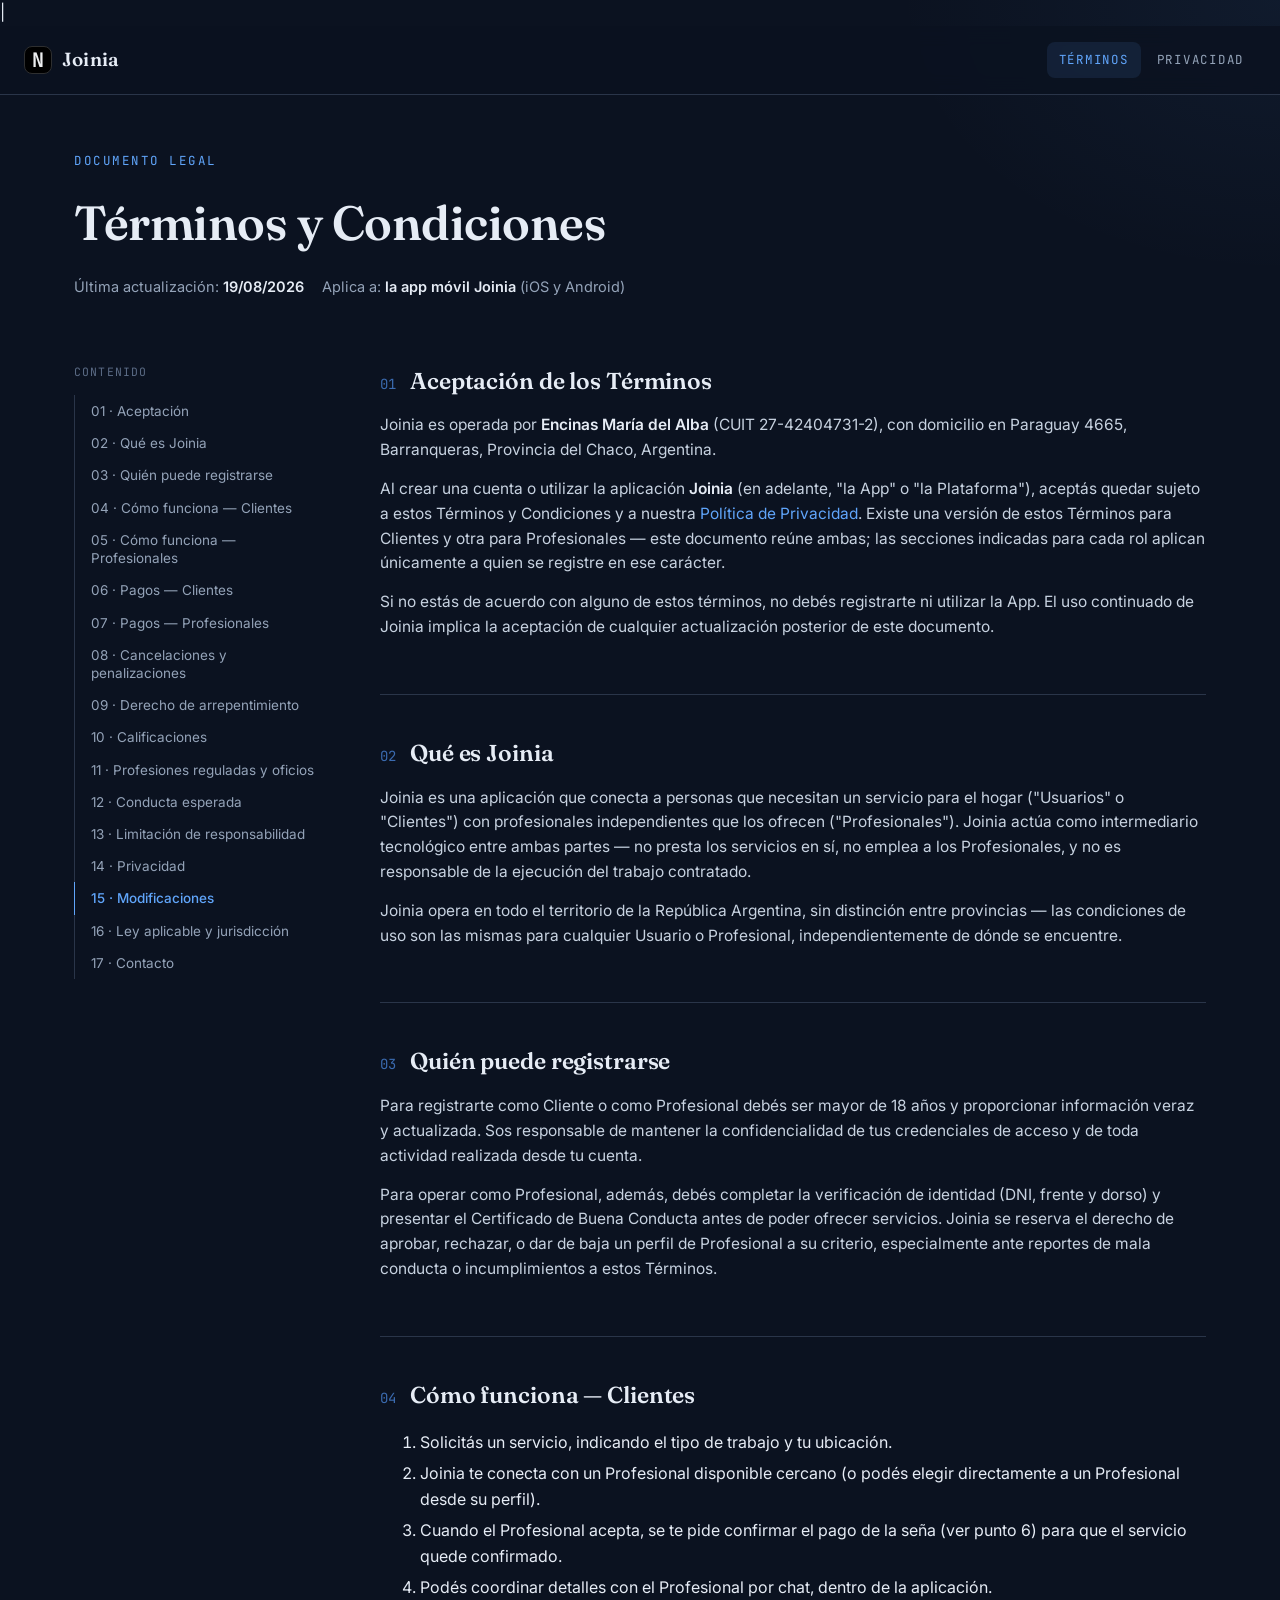
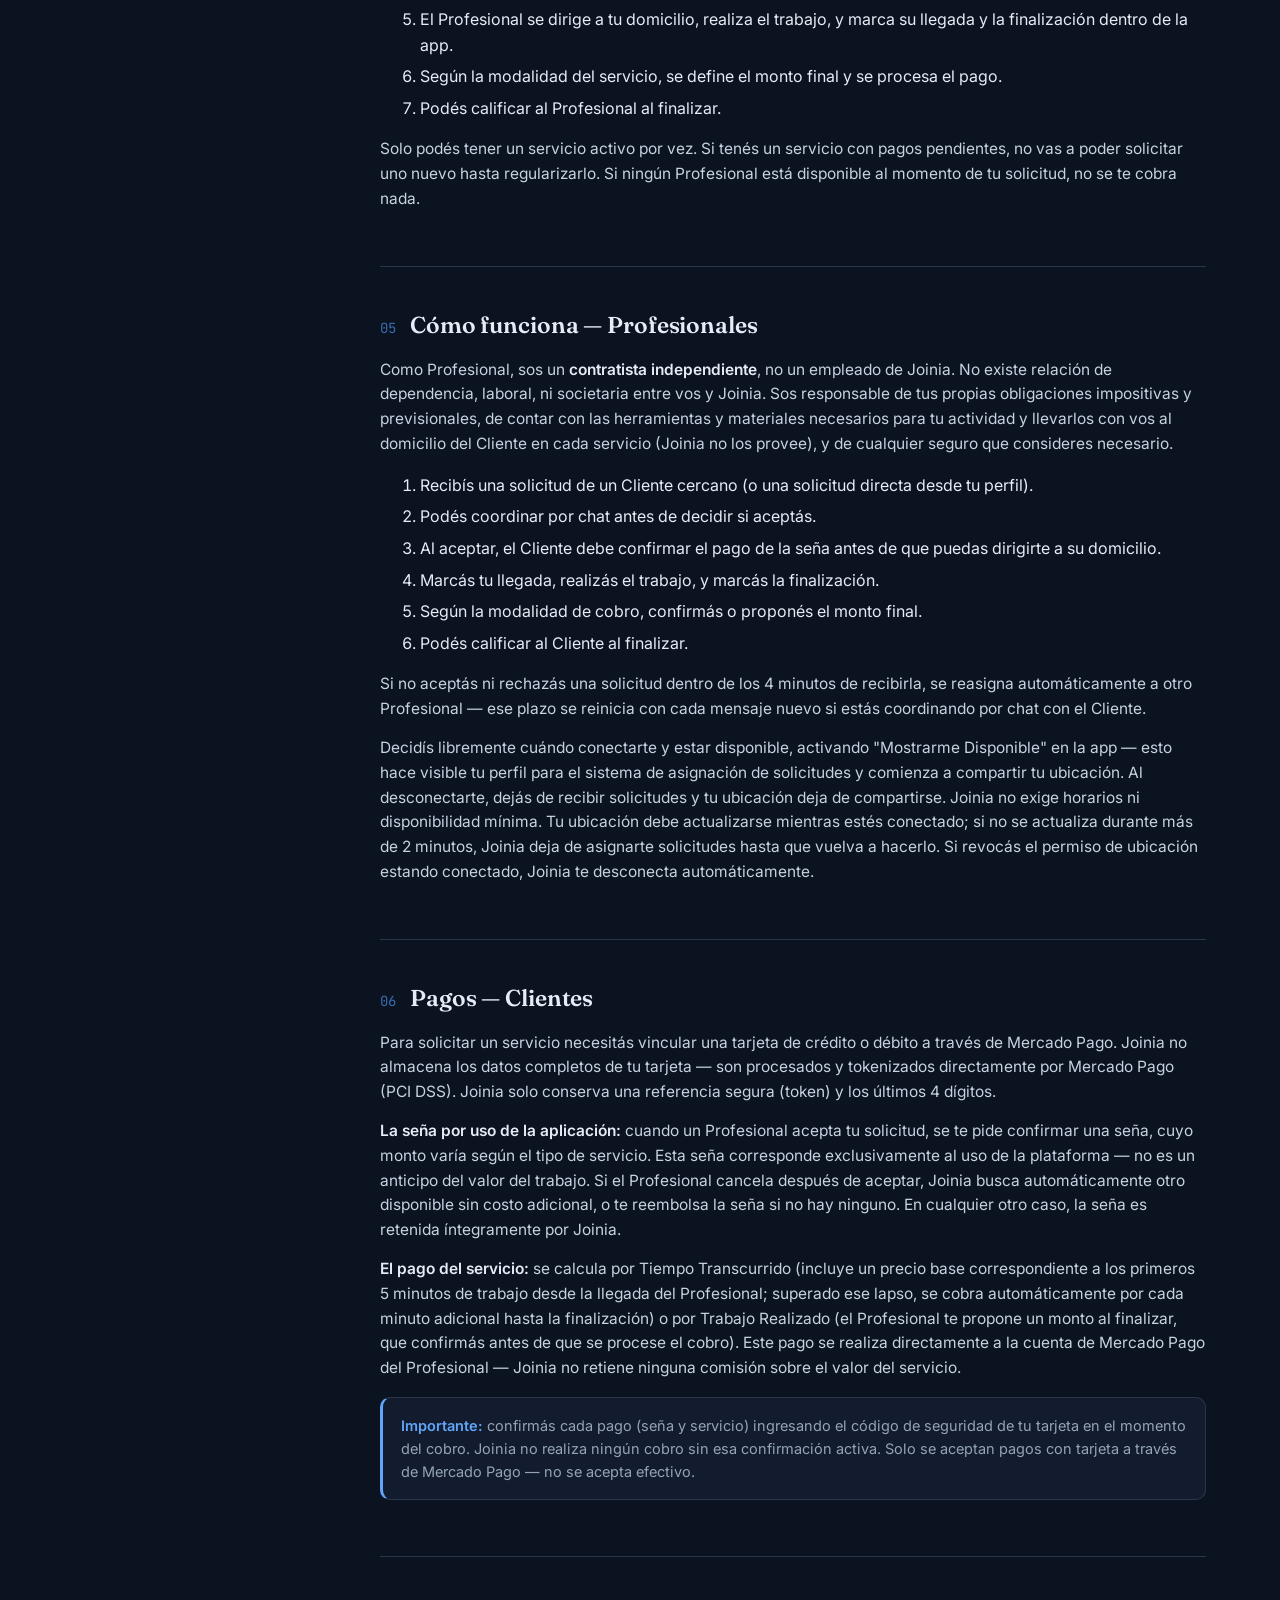
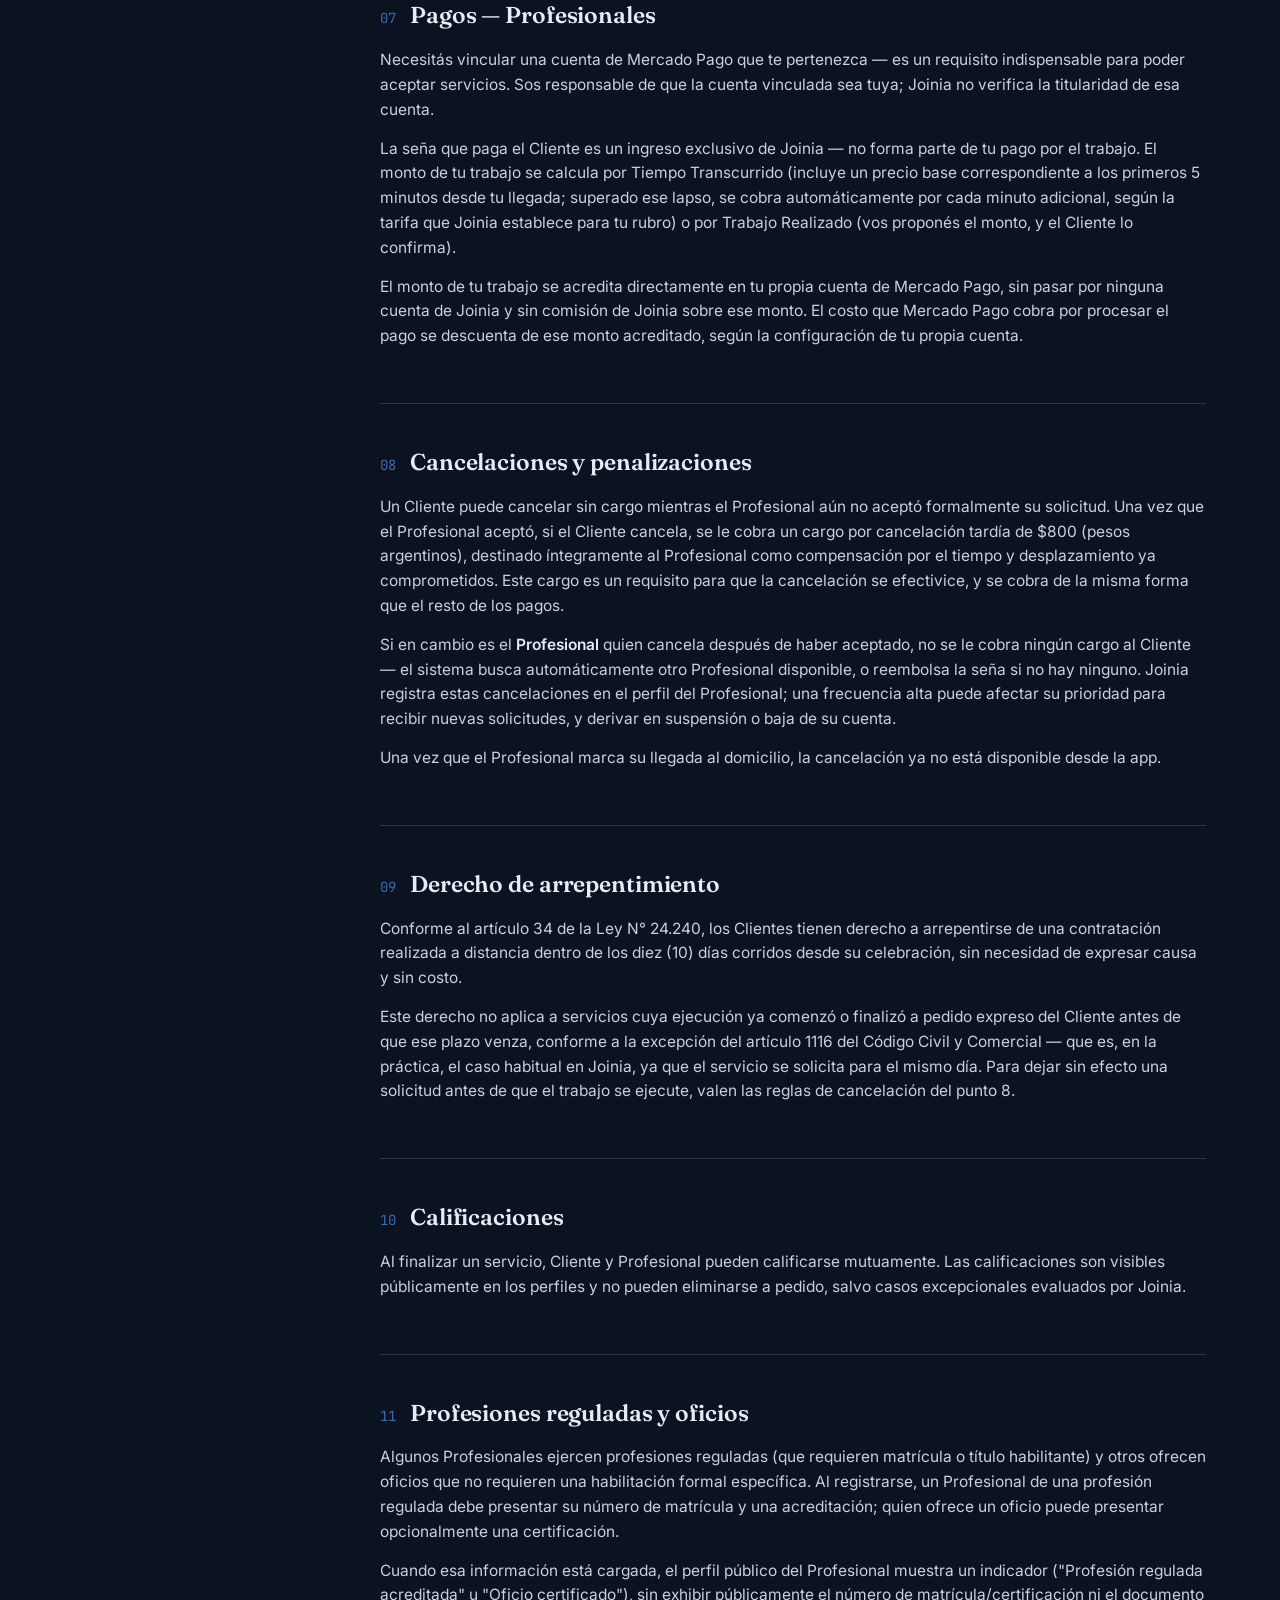
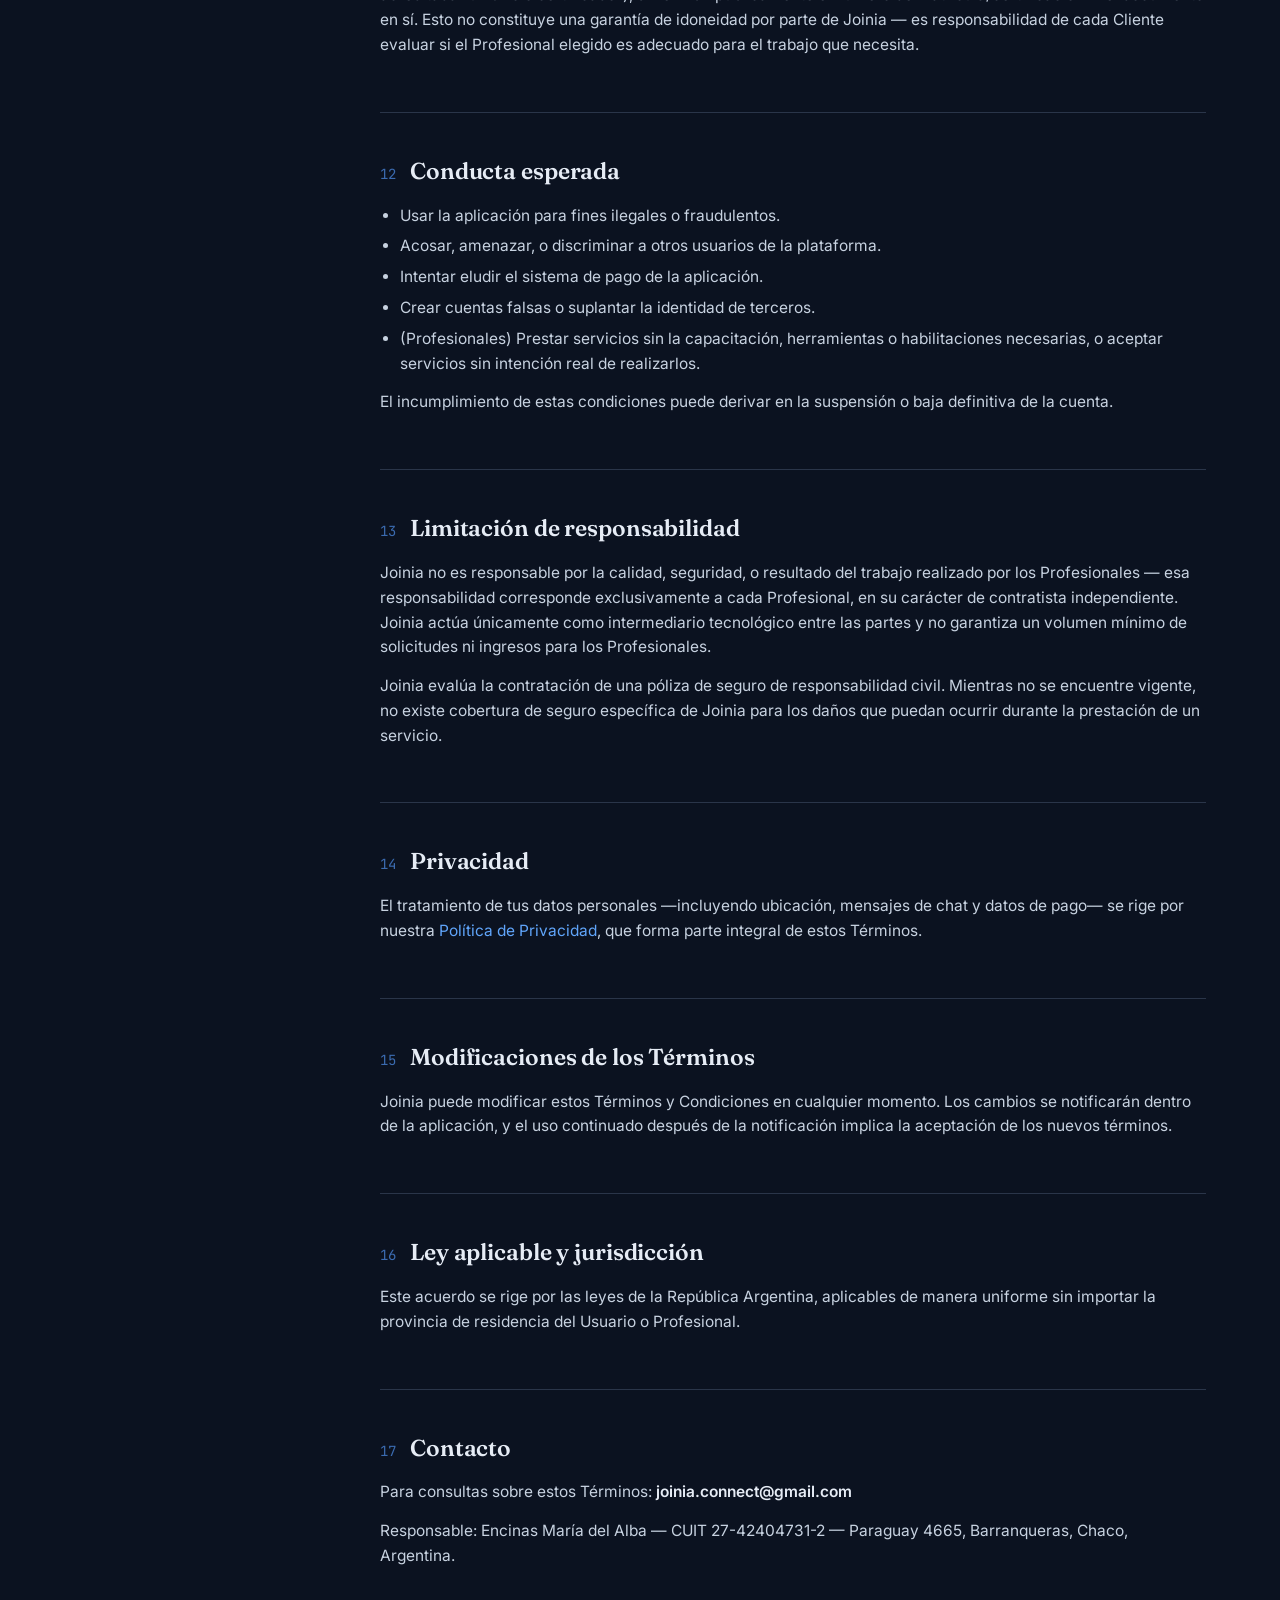
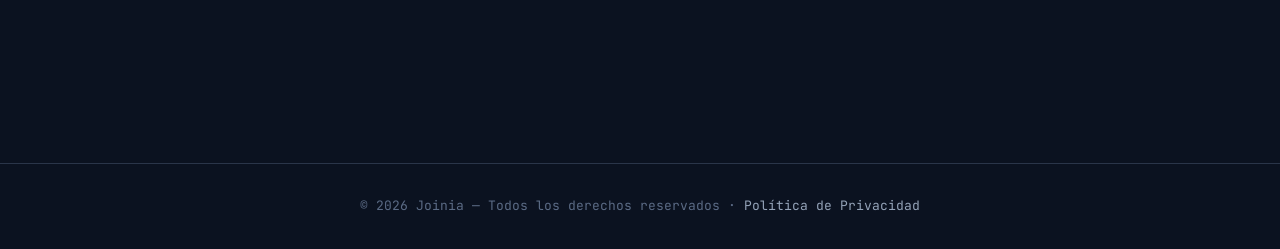
<file: index.html>
|<!DOCTYPE html>
<html lang="es">
<head>
<meta charset="UTF-8" />
<meta name="viewport" content="width=device-width, initial-scale=1.0" />
<title>Términos y Condiciones — Joinia</title>
<meta name="description" content="Términos y Condiciones de uso de la aplicación Joinia." />
<link rel="preconnect" href="https://fonts.googleapis.com">
<link rel="preconnect" href="https://fonts.gstatic.com" crossorigin>
<link href="https://fonts.googleapis.com/css2?family=Fraunces:wght@500;600&family=Inter:wght@400;500;600&family=JetBrains+Mono:wght@400;500&display=swap" rel="stylesheet">
<link rel="stylesheet" href="styles.css" />
</head>
<body>
<header class="topbar">
  <div class="brand"><span class="mark">N</span>Joinia</div>
  <nav class="topnav">
    <a href="index.html" class="current">Términos</a>
    <a href="privacidad.html">Privacidad</a>
  </nav>
</header>
<div class="page">
  <div class="doc-header">
    <span class="eyebrow">Documento legal</span>
    <h1>Términos y Condiciones</h1>
    <div class="doc-meta">
      <span>Última actualización: <strong>19/08/2026</strong></span>
      <span>Aplica a: <strong>la app móvil Joinia</strong> (iOS y Android)</span>
    </div>
  </div>
  <aside class="toc">
    <div class="toc-label">Contenido</div>
    <ol>
      <li><a href="#aceptacion">01 · Aceptación</a></li>
      <li><a href="#descripcion">02 · Qué es Joinia</a></li>
      <li><a href="#registro">03 · Quién puede registrarse</a></li>
      <li><a href="#uso-clientes">04 · Cómo funciona — Clientes</a></li>
      <li><a href="#uso-profesionales">05 · Cómo funciona — Profesionales</a></li>
      <li><a href="#pagos-clientes">06 · Pagos — Clientes</a></li>
      <li><a href="#pagos-profesionales">07 · Pagos — Profesionales</a></li>
      <li><a href="#cancelaciones">08 · Cancelaciones y penalizaciones</a></li>
      <li><a href="#arrepentimiento">09 · Derecho de arrepentimiento</a></li>
      <li><a href="#calificaciones">10 · Calificaciones</a></li>
      <li><a href="#regulados">11 · Profesiones reguladas y oficios</a></li>
      <li><a href="#conducta">12 · Conducta esperada</a></li>
      <li><a href="#responsabilidad">13 · Limitación de responsabilidad</a></li>
      <li><a href="#privacidad">14 · Privacidad</a></li>
      <li><a href="#modificaciones">15 · Modificaciones</a></li>
      <li><a href="#ley">16 · Ley aplicable y jurisdicción</a></li>
      <li><a href="#contacto">17 · Contacto</a></li>
    </ol>
  </aside>
  <main class="doc-content">
    <section id="aceptacion">
      <div class="section-head"><span class="section-num">01</span><h2>Aceptación de los Términos</h2></div>
      <p>Joinia es operada por <strong>Encinas María del Alba</strong> (CUIT 27-42404731-2), con domicilio en Paraguay 4665, Barranqueras, Provincia del Chaco, Argentina.</p>
      <p>Al crear una cuenta o utilizar la aplicación <strong>Joinia</strong> (en adelante, "la App" o "la Plataforma"), aceptás quedar sujeto a estos Términos y Condiciones y a nuestra <a href="privacidad.html">Política de Privacidad</a>. Existe una versión de estos Términos para Clientes y otra para Profesionales — este documento reúne ambas; las secciones indicadas para cada rol aplican únicamente a quien se registre en ese carácter.</p>
      <p>Si no estás de acuerdo con alguno de estos términos, no debés registrarte ni utilizar la App. El uso continuado de Joinia implica la aceptación de cualquier actualización posterior de este documento.</p>
    </section>
    <section id="descripcion">
      <div class="section-head"><span class="section-num">02</span><h2>Qué es Joinia</h2></div>
      <p>Joinia es una aplicación que conecta a personas que necesitan un servicio para el hogar ("Usuarios" o "Clientes") con profesionales independientes que los ofrecen ("Profesionales"). Joinia actúa como intermediario tecnológico entre ambas partes — no presta los servicios en sí, no emplea a los Profesionales, y no es responsable de la ejecución del trabajo contratado.</p>
      <p>Joinia opera en todo el territorio de la República Argentina, sin distinción entre provincias — las condiciones de uso son las mismas para cualquier Usuario o Profesional, independientemente de dónde se encuentre.</p>
    </section>
    <section id="registro">
      <div class="section-head"><span class="section-num">03</span><h2>Quién puede registrarse</h2></div>
      <p>Para registrarte como Cliente o como Profesional debés ser mayor de 18 años y proporcionar información veraz y actualizada. Sos responsable de mantener la confidencialidad de tus credenciales de acceso y de toda actividad realizada desde tu cuenta.</p>
      <p>Para operar como Profesional, además, debés completar la verificación de identidad (DNI, frente y dorso) y presentar el Certificado de Buena Conducta antes de poder ofrecer servicios. Joinia se reserva el derecho de aprobar, rechazar, o dar de baja un perfil de Profesional a su criterio, especialmente ante reportes de mala conducta o incumplimientos a estos Términos.</p>
    </section>
    <section id="uso-clientes">
      <div class="section-head"><span class="section-num">04</span><h2>Cómo funciona — Clientes</h2></div>
      <ol>
        <li>Solicitás un servicio, indicando el tipo de trabajo y tu ubicación.</li>
        <li>Joinia te conecta con un Profesional disponible cercano (o podés elegir directamente a un Profesional desde su perfil).</li>
        <li>Cuando el Profesional acepta, se te pide confirmar el pago de la seña (ver punto 6) para que el servicio quede confirmado.</li>
        <li>Podés coordinar detalles con el Profesional por chat, dentro de la aplicación.</li>
        <li>El Profesional se dirige a tu domicilio, realiza el trabajo, y marca su llegada y la finalización dentro de la app.</li>
        <li>Según la modalidad del servicio, se define el monto final y se procesa el pago.</li>
        <li>Podés calificar al Profesional al finalizar.</li>
      </ol>
      <p>Solo podés tener un servicio activo por vez. Si tenés un servicio con pagos pendientes, no vas a poder solicitar uno nuevo hasta regularizarlo. Si ningún Profesional está disponible al momento de tu solicitud, no se te cobra nada.</p>
    </section>
    <section id="uso-profesionales">
      <div class="section-head"><span class="section-num">05</span><h2>Cómo funciona — Profesionales</h2></div>
            <p>Como Profesional, sos un <strong>contratista independiente</strong>, no un empleado de Joinia. No existe relación de dependencia, laboral, ni societaria entre vos y Joinia. Sos responsable de tus propias obligaciones impositivas y previsionales, de contar con las herramientas y materiales necesarios para tu actividad y llevarlos con vos al domicilio del Cliente en cada servicio (Joinia no los provee), y de cualquier seguro que consideres necesario.</p>
      <ol>
        <li>Recibís una solicitud de un Cliente cercano (o una solicitud directa desde tu perfil).</li>
        <li>Podés coordinar por chat antes de decidir si aceptás.</li>
        <li>Al aceptar, el Cliente debe confirmar el pago de la seña antes de que puedas dirigirte a su domicilio.</li>
        <li>Marcás tu llegada, realizás el trabajo, y marcás la finalización.</li>
        <li>Según la modalidad de cobro, confirmás o proponés el monto final.</li>
        <li>Podés calificar al Cliente al finalizar.</li>
      </ol>
      <p>Si no aceptás ni rechazás una solicitud dentro de los 4 minutos de recibirla, se reasigna automáticamente a otro Profesional — ese plazo se reinicia con cada mensaje nuevo si estás coordinando por chat con el Cliente.</p>
           <p>Decidís libremente cuándo conectarte y estar disponible, activando "Mostrarme Disponible" en la app — esto hace visible tu perfil para el sistema de asignación de solicitudes y comienza a compartir tu ubicación. Al desconectarte, dejás de recibir solicitudes y tu ubicación deja de compartirse. Joinia no exige horarios ni disponibilidad mínima. Tu ubicación debe actualizarse mientras estés conectado; si no se actualiza durante más de 2 minutos, Joinia deja de asignarte solicitudes hasta que vuelva a hacerlo. Si revocás el permiso de ubicación estando conectado, Joinia te desconecta automáticamente.</p>
    </section>
    <section id="pagos-clientes">
      <div class="section-head"><span class="section-num">06</span><h2>Pagos — Clientes</h2></div>
      <p>Para solicitar un servicio necesitás vincular una tarjeta de crédito o débito a través de Mercado Pago. Joinia no almacena los datos completos de tu tarjeta — son procesados y tokenizados directamente por Mercado Pago (PCI DSS). Joinia solo conserva una referencia segura (token) y los últimos 4 dígitos.</p>
      <p><strong>La seña por uso de la aplicación:</strong> cuando un Profesional acepta tu solicitud, se te pide confirmar una seña, cuyo monto varía según el tipo de servicio. Esta seña corresponde exclusivamente al uso de la plataforma — no es un anticipo del valor del trabajo. Si el Profesional cancela después de aceptar, Joinia busca automáticamente otro disponible sin costo adicional, o te reembolsa la seña si no hay ninguno. En cualquier otro caso, la seña es retenida íntegramente por Joinia.</p>
            <p><strong>El pago del servicio:</strong> se calcula por Tiempo Transcurrido (incluye un precio base correspondiente a los primeros 5 minutos de trabajo desde la llegada del Profesional; superado ese lapso, se cobra automáticamente por cada minuto adicional hasta la finalización) o por Trabajo Realizado (el Profesional te propone un monto al finalizar, que confirmás antes de que se procese el cobro). Este pago se realiza directamente a la cuenta de Mercado Pago del Profesional — Joinia no retiene ninguna comisión sobre el valor del servicio.</p>
      <div class="callout"><strong>Importante:</strong> confirmás cada pago (seña y servicio) ingresando el código de seguridad de tu tarjeta en el momento del cobro. Joinia no realiza ningún cobro sin esa confirmación activa. Solo se aceptan pagos con tarjeta a través de Mercado Pago — no se acepta efectivo.</div>
    </section>
    <section id="pagos-profesionales">
      <div class="section-head"><span class="section-num">07</span><h2>Pagos — Profesionales</h2></div>
      <p>Necesitás vincular una cuenta de Mercado Pago que te pertenezca — es un requisito indispensable para poder aceptar servicios. Sos responsable de que la cuenta vinculada sea tuya; Joinia no verifica la titularidad de esa cuenta.</p>
       <p>La seña que paga el Cliente es un ingreso exclusivo de Joinia — no forma parte de tu pago por el trabajo. El monto de tu trabajo se calcula por Tiempo Transcurrido (incluye un precio base correspondiente a los primeros 5 minutos desde tu llegada; superado ese lapso, se cobra automáticamente por cada minuto adicional, según la tarifa que Joinia establece para tu rubro) o por Trabajo Realizado (vos proponés el monto, y el Cliente lo confirma).</p>
      <p>El monto de tu trabajo se acredita directamente en tu propia cuenta de Mercado Pago, sin pasar por ninguna cuenta de Joinia y sin comisión de Joinia sobre ese monto. El costo que Mercado Pago cobra por procesar el pago se descuenta de ese monto acreditado, según la configuración de tu propia cuenta.</p>
    </section>
    <section id="cancelaciones">
      <div class="section-head"><span class="section-num">08</span><h2>Cancelaciones y penalizaciones</h2></div>
      <p>Un Cliente puede cancelar sin cargo mientras el Profesional aún no aceptó formalmente su solicitud. Una vez que el Profesional aceptó, si el Cliente cancela, se le cobra un cargo por cancelación tardía de $800 (pesos argentinos), destinado íntegramente al Profesional como compensación por el tiempo y desplazamiento ya comprometidos. Este cargo es un requisito para que la cancelación se efectivice, y se cobra de la misma forma que el resto de los pagos.</p>
      <p>Si en cambio es el <strong>Profesional</strong> quien cancela después de haber aceptado, no se le cobra ningún cargo al Cliente — el sistema busca automáticamente otro Profesional disponible, o reembolsa la seña si no hay ninguno. Joinia registra estas cancelaciones en el perfil del Profesional; una frecuencia alta puede afectar su prioridad para recibir nuevas solicitudes, y derivar en suspensión o baja de su cuenta.</p>
      <p>Una vez que el Profesional marca su llegada al domicilio, la cancelación ya no está disponible desde la app.</p>
    </section>
    <section id="arrepentimiento">
      <div class="section-head"><span class="section-num">09</span><h2>Derecho de arrepentimiento</h2></div>
      <p>Conforme al artículo 34 de la Ley N° 24.240, los Clientes tienen derecho a arrepentirse de una contratación realizada a distancia dentro de los diez (10) días corridos desde su celebración, sin necesidad de expresar causa y sin costo.</p>
      <p>Este derecho no aplica a servicios cuya ejecución ya comenzó o finalizó a pedido expreso del Cliente antes de que ese plazo venza, conforme a la excepción del artículo 1116 del Código Civil y Comercial — que es, en la práctica, el caso habitual en Joinia, ya que el servicio se solicita para el mismo día. Para dejar sin efecto una solicitud antes de que el trabajo se ejecute, valen las reglas de cancelación del punto 8.</p>
    </section>
    <section id="calificaciones">
      <div class="section-head"><span class="section-num">10</span><h2>Calificaciones</h2></div>
      <p>Al finalizar un servicio, Cliente y Profesional pueden calificarse mutuamente. Las calificaciones son visibles públicamente en los perfiles y no pueden eliminarse a pedido, salvo casos excepcionales evaluados por Joinia.</p>
    </section>
    <section id="regulados">
      <div class="section-head"><span class="section-num">11</span><h2>Profesiones reguladas y oficios</h2></div>
      <p>Algunos Profesionales ejercen profesiones reguladas (que requieren matrícula o título habilitante) y otros ofrecen oficios que no requieren una habilitación formal específica. Al registrarse, un Profesional de una profesión regulada debe presentar su número de matrícula y una acreditación; quien ofrece un oficio puede presentar opcionalmente una certificación.</p>
      <p>Cuando esa información está cargada, el perfil público del Profesional muestra un indicador ("Profesión regulada acreditada" u "Oficio certificado"), sin exhibir públicamente el número de matrícula/certificación ni el documento en sí. Esto no constituye una garantía de idoneidad por parte de Joinia — es responsabilidad de cada Cliente evaluar si el Profesional elegido es adecuado para el trabajo que necesita.</p>
    </section>
    <section id="conducta">
      <div class="section-head"><span class="section-num">12</span><h2>Conducta esperada</h2></div>
      <ul>
        <li>Usar la aplicación para fines ilegales o fraudulentos.</li>
        <li>Acosar, amenazar, o discriminar a otros usuarios de la plataforma.</li>
        <li>Intentar eludir el sistema de pago de la aplicación.</li>
        <li>Crear cuentas falsas o suplantar la identidad de terceros.</li>
        <li>(Profesionales) Prestar servicios sin la capacitación, herramientas o habilitaciones necesarias, o aceptar servicios sin intención real de realizarlos.</li>
      </ul>
      <p>El incumplimiento de estas condiciones puede derivar en la suspensión o baja definitiva de la cuenta.</p>
    </section>
    <section id="responsabilidad">
      <div class="section-head"><span class="section-num">13</span><h2>Limitación de responsabilidad</h2></div>
      <p>Joinia no es responsable por la calidad, seguridad, o resultado del trabajo realizado por los Profesionales — esa responsabilidad corresponde exclusivamente a cada Profesional, en su carácter de contratista independiente. Joinia actúa únicamente como intermediario tecnológico entre las partes y no garantiza un volumen mínimo de solicitudes ni ingresos para los Profesionales.</p>
      <p>Joinia evalúa la contratación de una póliza de seguro de responsabilidad civil. Mientras no se encuentre vigente, no existe cobertura de seguro específica de Joinia para los daños que puedan ocurrir durante la prestación de un servicio.</p>
    </section>
    <section id="privacidad">
      <div class="section-head"><span class="section-num">14</span><h2>Privacidad</h2></div>
      <p>El tratamiento de tus datos personales —incluyendo ubicación, mensajes de chat y datos de pago— se rige por nuestra <a href="privacidad.html">Política de Privacidad</a>, que forma parte integral de estos Términos.</p>
    </section>
    <section id="modificaciones">
      <div class="section-head"><span class="section-num">15</span><h2>Modificaciones de los Términos</h2></div>
      <p>Joinia puede modificar estos Términos y Condiciones en cualquier momento. Los cambios se notificarán dentro de la aplicación, y el uso continuado después de la notificación implica la aceptación de los nuevos términos.</p>
    </section>
    <section id="ley">
      <div class="section-head"><span class="section-num">16</span><h2>Ley aplicable y jurisdicción</h2></div>
      <p>Este acuerdo se rige por las leyes de la República Argentina, aplicables de manera uniforme sin importar la provincia de residencia del Usuario o Profesional.</p>
    </section>
    <section id="contacto">
      <div class="section-head"><span class="section-num">17</span><h2>Contacto</h2></div>
      <p>Para consultas sobre estos Términos: <strong>joinia.connect@gmail.com</strong></p>
      <p>Responsable: Encinas María del Alba — CUIT 27-42404731-2 — Paraguay 4665, Barranqueras, Chaco, Argentina.</p>
    </section>
  </main>
</div>
<footer>
  © <span id="year"></span> Joinia — Todos los derechos reservados · <a href="privacidad.html">Política de Privacidad</a>
</footer>
<script>document.getElementById('year').textContent = new Date().getFullYear();</script>
<script src="script.js"></script>
</body>
</html>
</file>
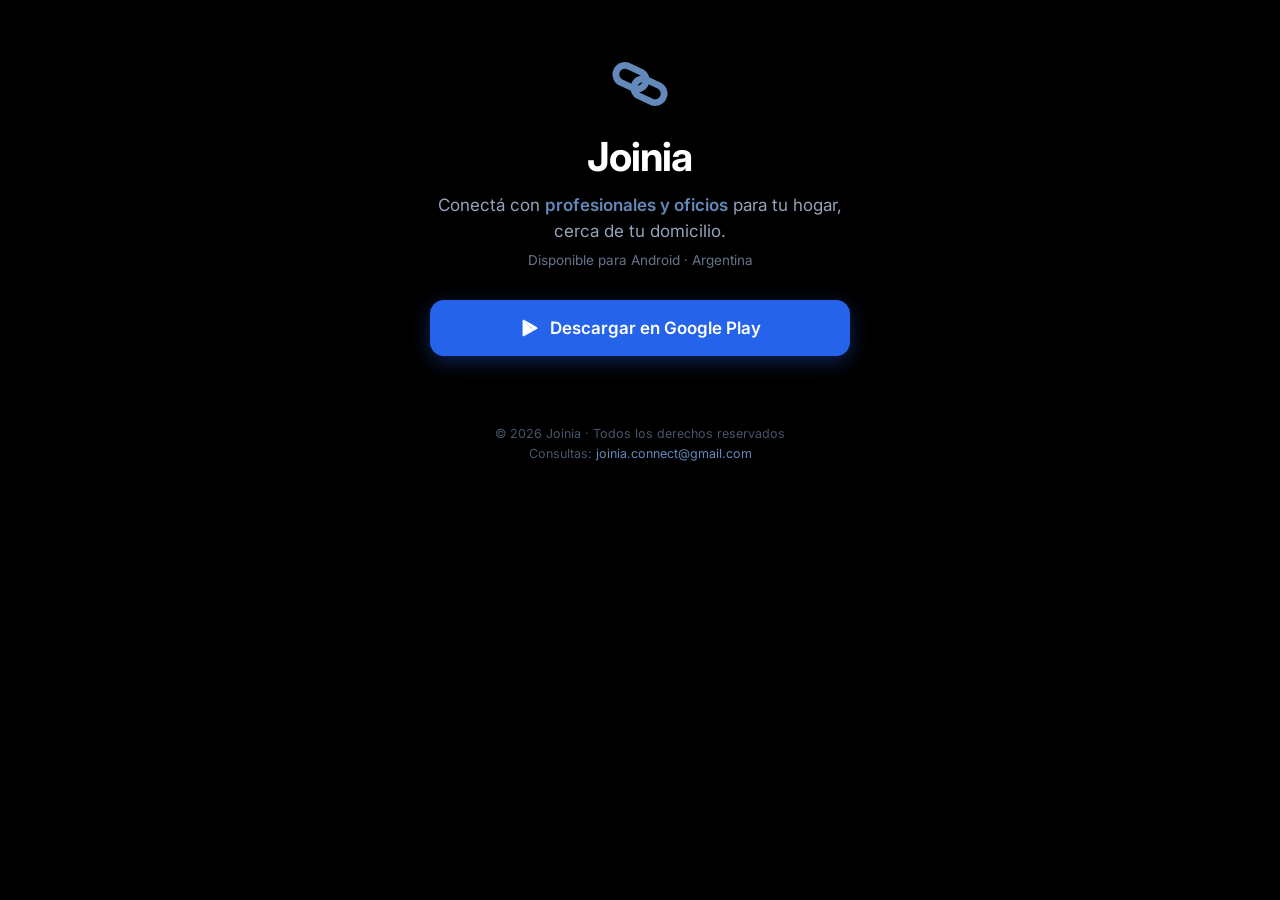
<file: descarga.html>
<!DOCTYPE html>
<html lang="es">
<head>
<meta charset="UTF-8" />
<meta name="viewport" content="width=device-width, initial-scale=1.0" />
<title>Joinia — Profesionales para tu hogar</title>
<meta name="description" content="Joinia conecta personas con profesionales y oficios para el hogar cerca de su domicilio. Disponible en Google Play." />

<!-- Vista previa al compartir el link (Instagram, WhatsApp, etc.) -->
<meta property="og:title" content="Joinia — Profesionales para tu hogar" />
<meta property="og:description" content="Conectá con profesionales y oficios cerca de tu domicilio. Descargala en Google Play." />
<meta property="og:type" content="website" />
<meta property="og:url" content="https://webconterminos.vercel.app/descarga.html" />
<!-- Subí una imagen (ej: preview.png, 1200x630) a la misma carpeta y descomentá: -->
<!-- <meta property="og:image" content="https://webconterminos.vercel.app/preview.png" /> -->

<link rel="preconnect" href="https://fonts.googleapis.com">
<link rel="preconnect" href="https://fonts.gstatic.com" crossorigin>
<link href="https://fonts.googleapis.com/css2?family=Inter:wght@400;500;600;700&display=swap" rel="stylesheet">

<style>
  * { box-sizing: border-box; margin: 0; padding: 0; }
  body {
    background: #000;
    color: #fff;
    font-family: 'Inter', -apple-system, sans-serif;
    min-height: 100vh;
    display: flex;
    flex-direction: column;
    align-items: center;
    padding: 48px 20px 32px;
  }
  .card {
    width: 100%;
    max-width: 420px;
    text-align: center;
  }
  .mark { margin-bottom: 8px; }
  h1 {
    font-size: 40px;
    font-weight: 700;
    letter-spacing: -0.8px;
    margin-bottom: 12px;
  }
  .tagline {
    color: #94a3b8;
    font-size: 17px;
    line-height: 1.5;
    margin-bottom: 8px;
  }
  .tagline strong { color: #6388ba; font-weight: 600; }
  .availability {
    color: #64748b;
    font-size: 13.5px;
    margin-bottom: 32px;
  }
  .btn {
    display: flex;
    align-items: center;
    justify-content: center;
    gap: 10px;
    width: 100%;
    padding: 16px 20px;
    border-radius: 14px;
    font-size: 16px;
    font-weight: 600;
    text-decoration: none;
    margin-bottom: 12px;
    transition: opacity 0.15s ease, transform 0.15s ease;
  }
  .btn:active { transform: scale(0.98); opacity: 0.9; }
  .btn-primary {
    background: #2563eb;
    color: #fff;
    padding: 18px 20px;
    font-size: 17px;
    box-shadow: 0 6px 20px rgba(37, 99, 235, 0.35);
    margin-bottom: 28px;
  }
  .btn-secondary {
    background: #1f2937;
    color: #e2e8f0;
    border: 1px solid #334155;
  }
  .btn-danger {
    background: transparent;
    color: #94a3b8;
    border: 1px solid #1e293b;
    font-weight: 500;
    font-size: 14.5px;
  }
  .section-label {
    color: #64748b;
    font-size: 12.5px;
    font-weight: 600;
    text-transform: uppercase;
    letter-spacing: 0.8px;
    margin-bottom: 12px;
    text-align: left;
  }
  footer {
    margin-top: 40px;
    color: #475569;
    font-size: 12.5px;
    text-align: center;
    line-height: 1.6;
  }
  footer a { color: #6388ba; text-decoration: none; }
</style>
</head>
<body>
  <main class="card">

    <div class="mark">
      <svg width="72" height="72" viewBox="0 0 64 64" aria-hidden="true">
        <g fill="none" stroke="#6388ba" stroke-width="6">
          <rect x="-14" y="-8" width="28" height="16" rx="8" transform="translate(24 26) rotate(25)"/>
          <rect x="-14" y="-8" width="28" height="16" rx="8" transform="translate(40 38) rotate(25)"/>
        </g>
      </svg>
    </div>

    <h1>Joinia</h1>
    <p class="tagline">Conectá con <strong>profesionales y oficios</strong> para tu hogar, cerca de tu domicilio.</p>
    <p class="availability">Disponible para Android · Argentina</p>

    <a class="btn btn-primary" href="https://play.google.com/store/apps/details?id=com.nexos.miapp">
      <svg width="20" height="20" viewBox="0 0 24 24" fill="currentColor" aria-hidden="true">
        <path d="M3.6 2.1c-.3.3-.5.8-.5 1.4v17c0 .6.2 1.1.5 1.4l.1.1 9.5-9.5v-.2L3.7 2z"/>
        <path d="M16.4 15.3l-3.2-3.2v-.2l3.2-3.2.1.1 3.8 2.2c1.1.6 1.1 1.6 0 2.2l-3.8 2.1z"/>
        <path d="M16.5 15.2L13.2 12 3.6 21.6c.4.4 1 .4 1.6.1l11.3-6.5"/>
        <path d="M16.5 8.8L5.2 2.3c-.6-.3-1.2-.3-1.6.1L13.2 12z"/>
      </svg>
      Descargar en Google Play
    </a> 
  </main>

  <footer>
    © <span id="year"></span> Joinia · Todos los derechos reservados<br>
    Consultas: <a href="mailto:joinia.connect@gmail.com">joinia.connect@gmail.com</a>
  </footer>

  <script>document.getElementById('year').textContent = new Date().getFullYear();</script>
</body>
</html>
</file>
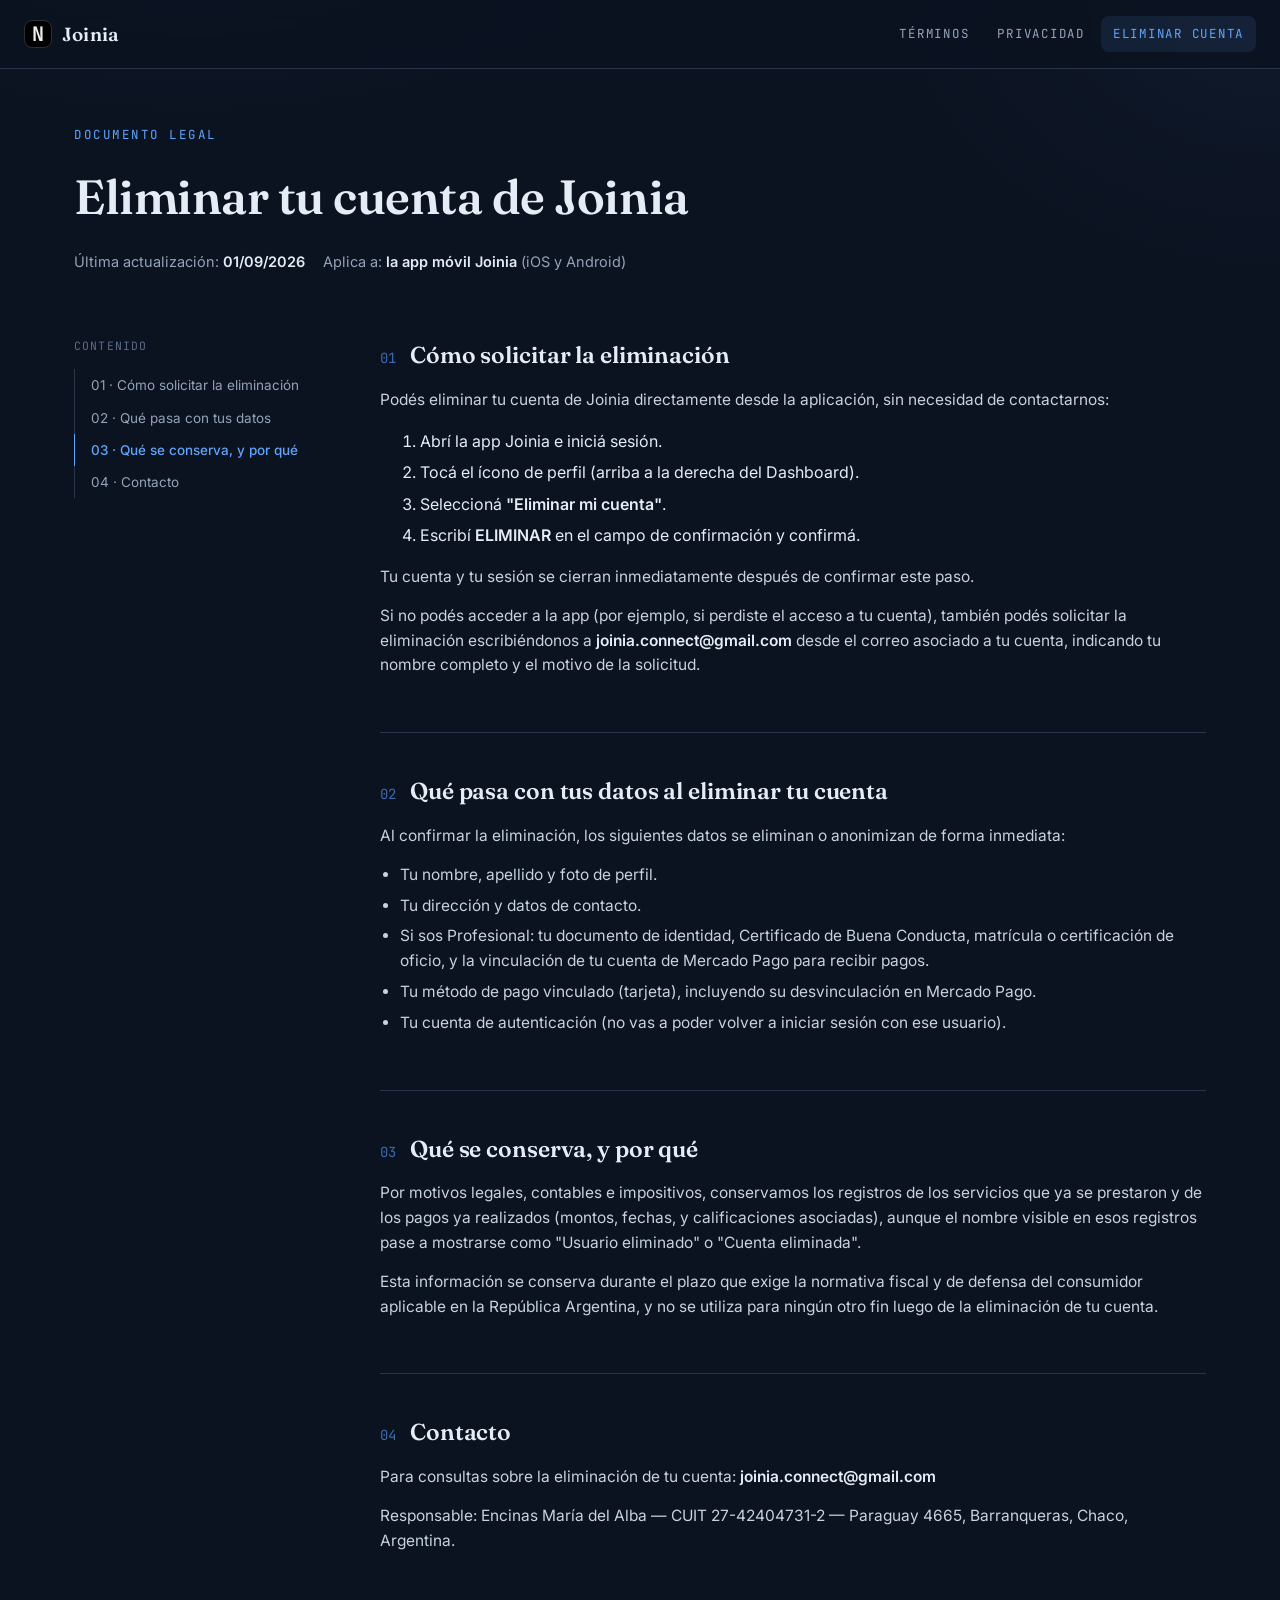
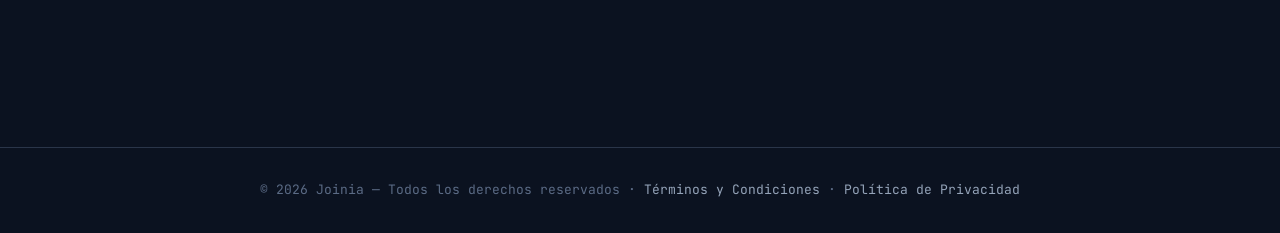
<file: eliminar-cuenta.html>
<!DOCTYPE html>
<html lang="es">
<head>
<meta charset="UTF-8" />
<meta name="viewport" content="width=device-width, initial-scale=1.0" />
<title>Eliminar cuenta — Joinia</title>
<meta name="description" content="Cómo eliminar tu cuenta y tus datos de Joinia." />
<link rel="preconnect" href="https://fonts.googleapis.com">
<link rel="preconnect" href="https://fonts.gstatic.com" crossorigin>
<link href="https://fonts.googleapis.com/css2?family=Fraunces:wght@500;600&family=Inter:wght@400;500;600&family=JetBrains+Mono:wght@400;500&display=swap" rel="stylesheet">
<link rel="stylesheet" href="styles.css" />
</head>
<body>
<header class="topbar">
  <div class="brand"><span class="mark">N</span>Joinia</div>
  <nav class="topnav">
    <a href="index.html">Términos</a>
    <a href="privacidad.html">Privacidad</a>
    <a href="eliminar-cuenta.html" class="current">Eliminar cuenta</a>
  </nav>
</header>
<div class="page">
  <div class="doc-header">
    <span class="eyebrow">Documento legal</span>
    <h1>Eliminar tu cuenta de Joinia</h1>
    <div class="doc-meta">
      <span>Última actualización: <strong>01/09/2026</strong></span>
      <span>Aplica a: <strong>la app móvil Joinia</strong> (iOS y Android)</span>
    </div>
  </div>
  <aside class="toc">
    <div class="toc-label">Contenido</div>
    <ol>
      <li><a href="#pasos">01 · Cómo solicitar la eliminación</a></li>
      <li><a href="#que-pasa">02 · Qué pasa con tus datos</a></li>
      <li><a href="#retencion">03 · Qué se conserva, y por qué</a></li>
      <li><a href="#contacto">04 · Contacto</a></li>
    </ol>
  </aside>
  <main class="doc-content">
    <section id="pasos">
      <div class="section-head"><span class="section-num">01</span><h2>Cómo solicitar la eliminación</h2></div>
      <p>Podés eliminar tu cuenta de Joinia directamente desde la aplicación, sin necesidad de contactarnos:</p>
      <ol>
        <li>Abrí la app Joinia e iniciá sesión.</li>
        <li>Tocá el ícono de perfil (arriba a la derecha del Dashboard).</li>
        <li>Seleccioná <strong>"Eliminar mi cuenta"</strong>.</li>
        <li>Escribí <strong>ELIMINAR</strong> en el campo de confirmación y confirmá.</li>
      </ol>
      <p>Tu cuenta y tu sesión se cierran inmediatamente después de confirmar este paso.</p>
      <p>Si no podés acceder a la app (por ejemplo, si perdiste el acceso a tu cuenta), también podés solicitar la eliminación escribiéndonos a <strong>joinia.connect@gmail.com</strong> desde el correo asociado a tu cuenta, indicando tu nombre completo y el motivo de la solicitud.</p>
    </section>
    <section id="que-pasa">
      <div class="section-head"><span class="section-num">02</span><h2>Qué pasa con tus datos al eliminar tu cuenta</h2></div>
      <p>Al confirmar la eliminación, los siguientes datos se eliminan o anonimizan de forma inmediata:</p>
      <ul>
        <li>Tu nombre, apellido y foto de perfil.</li>
        <li>Tu dirección y datos de contacto.</li>
        <li>Si sos Profesional: tu documento de identidad, Certificado de Buena Conducta, matrícula o certificación de oficio, y la vinculación de tu cuenta de Mercado Pago para recibir pagos.</li>
        <li>Tu método de pago vinculado (tarjeta), incluyendo su desvinculación en Mercado Pago.</li>
        <li>Tu cuenta de autenticación (no vas a poder volver a iniciar sesión con ese usuario).</li>
      </ul>
    </section>
    <section id="retencion">
      <div class="section-head"><span class="section-num">03</span><h2>Qué se conserva, y por qué</h2></div>
      <p>Por motivos legales, contables e impositivos, conservamos los registros de los servicios que ya se prestaron y de los pagos ya realizados (montos, fechas, y calificaciones asociadas), aunque el nombre visible en esos registros pase a mostrarse como "Usuario eliminado" o "Cuenta eliminada".</p>
      <p>Esta información se conserva durante el plazo que exige la normativa fiscal y de defensa del consumidor aplicable en la República Argentina, y no se utiliza para ningún otro fin luego de la eliminación de tu cuenta.</p>
    </section>
    <section id="contacto">
      <div class="section-head"><span class="section-num">04</span><h2>Contacto</h2></div>
      <p>Para consultas sobre la eliminación de tu cuenta: <strong>joinia.connect@gmail.com</strong></p>
      <p>Responsable: Encinas María del Alba — CUIT 27-42404731-2 — Paraguay 4665, Barranqueras, Chaco, Argentina.</p>
    </section>
  </main>
</div>
<footer>
  © <span id="year"></span> Joinia — Todos los derechos reservados · <a href="index.html">Términos y Condiciones</a> · <a href="privacidad.html">Política de Privacidad</a>
</footer>
<script>document.getElementById('year').textContent = new Date().getFullYear();</script>
<script src="script.js"></script>
</body>
</html>
</file>
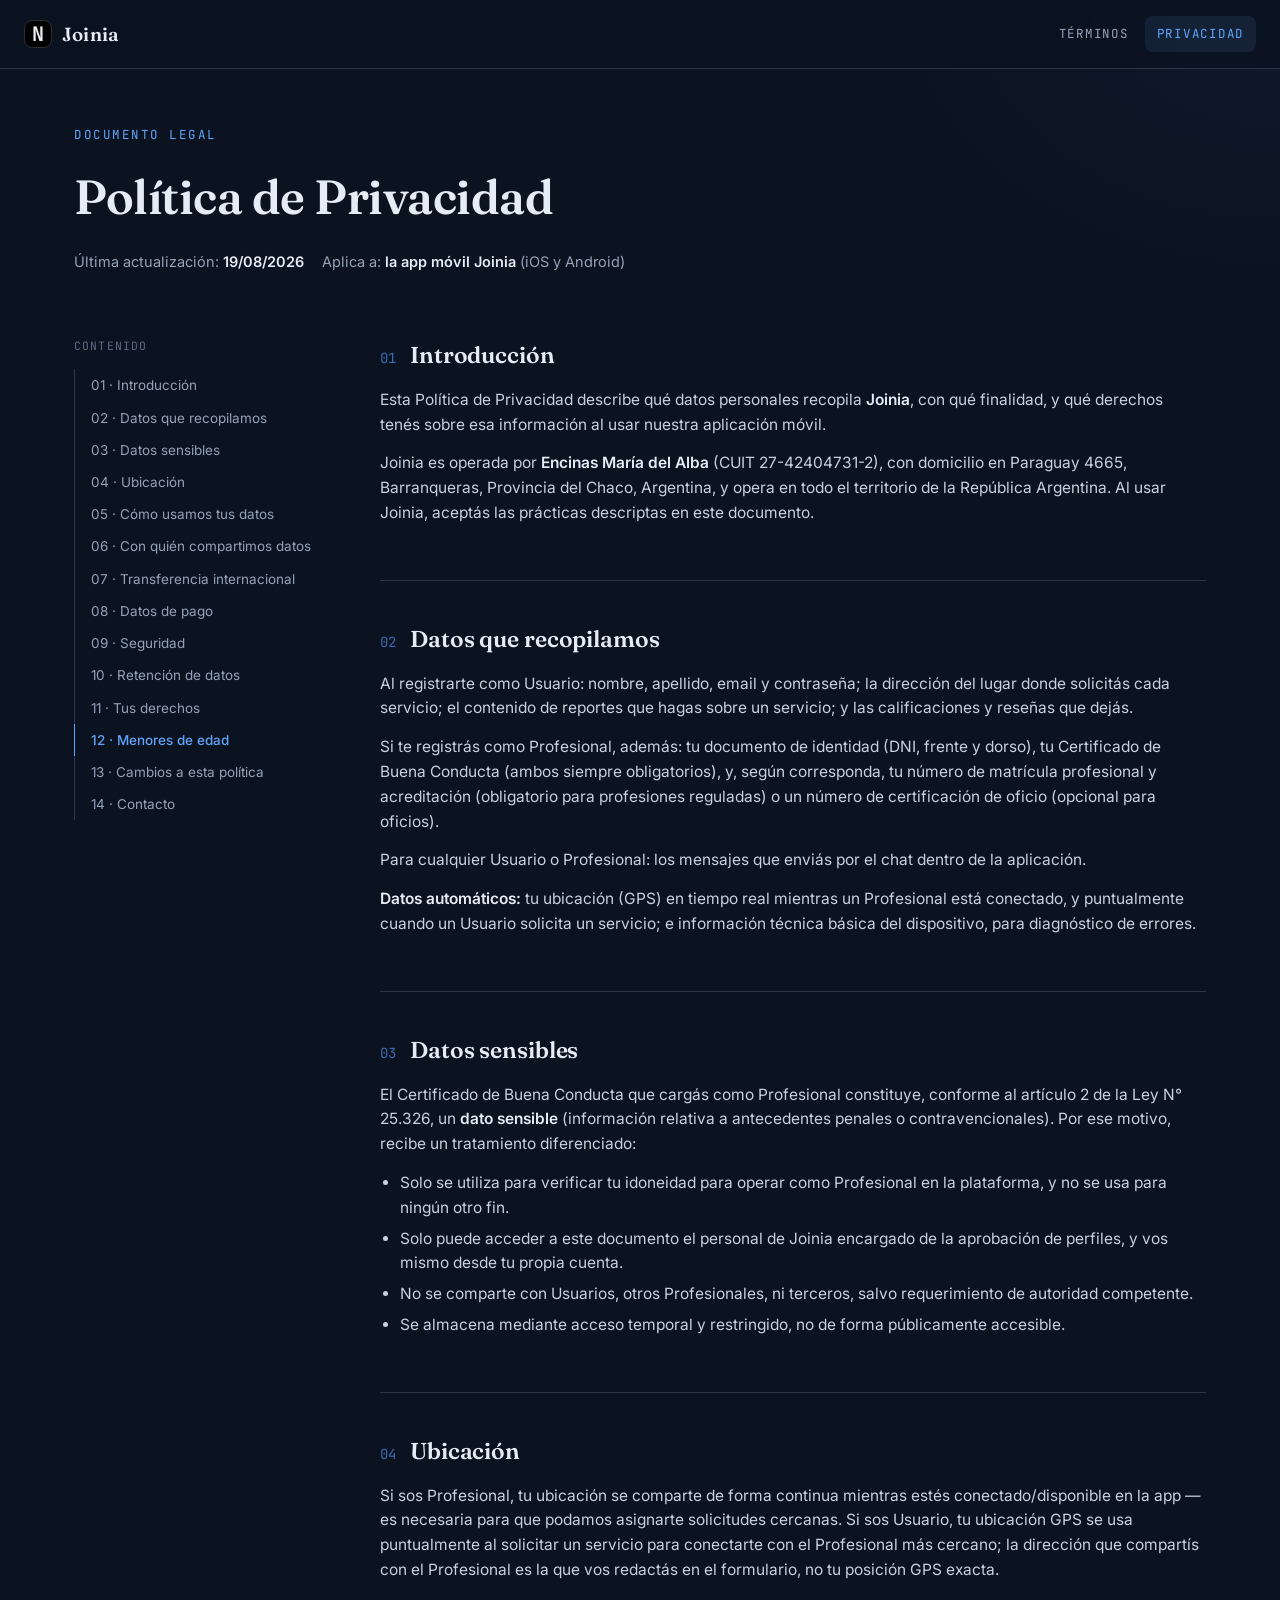
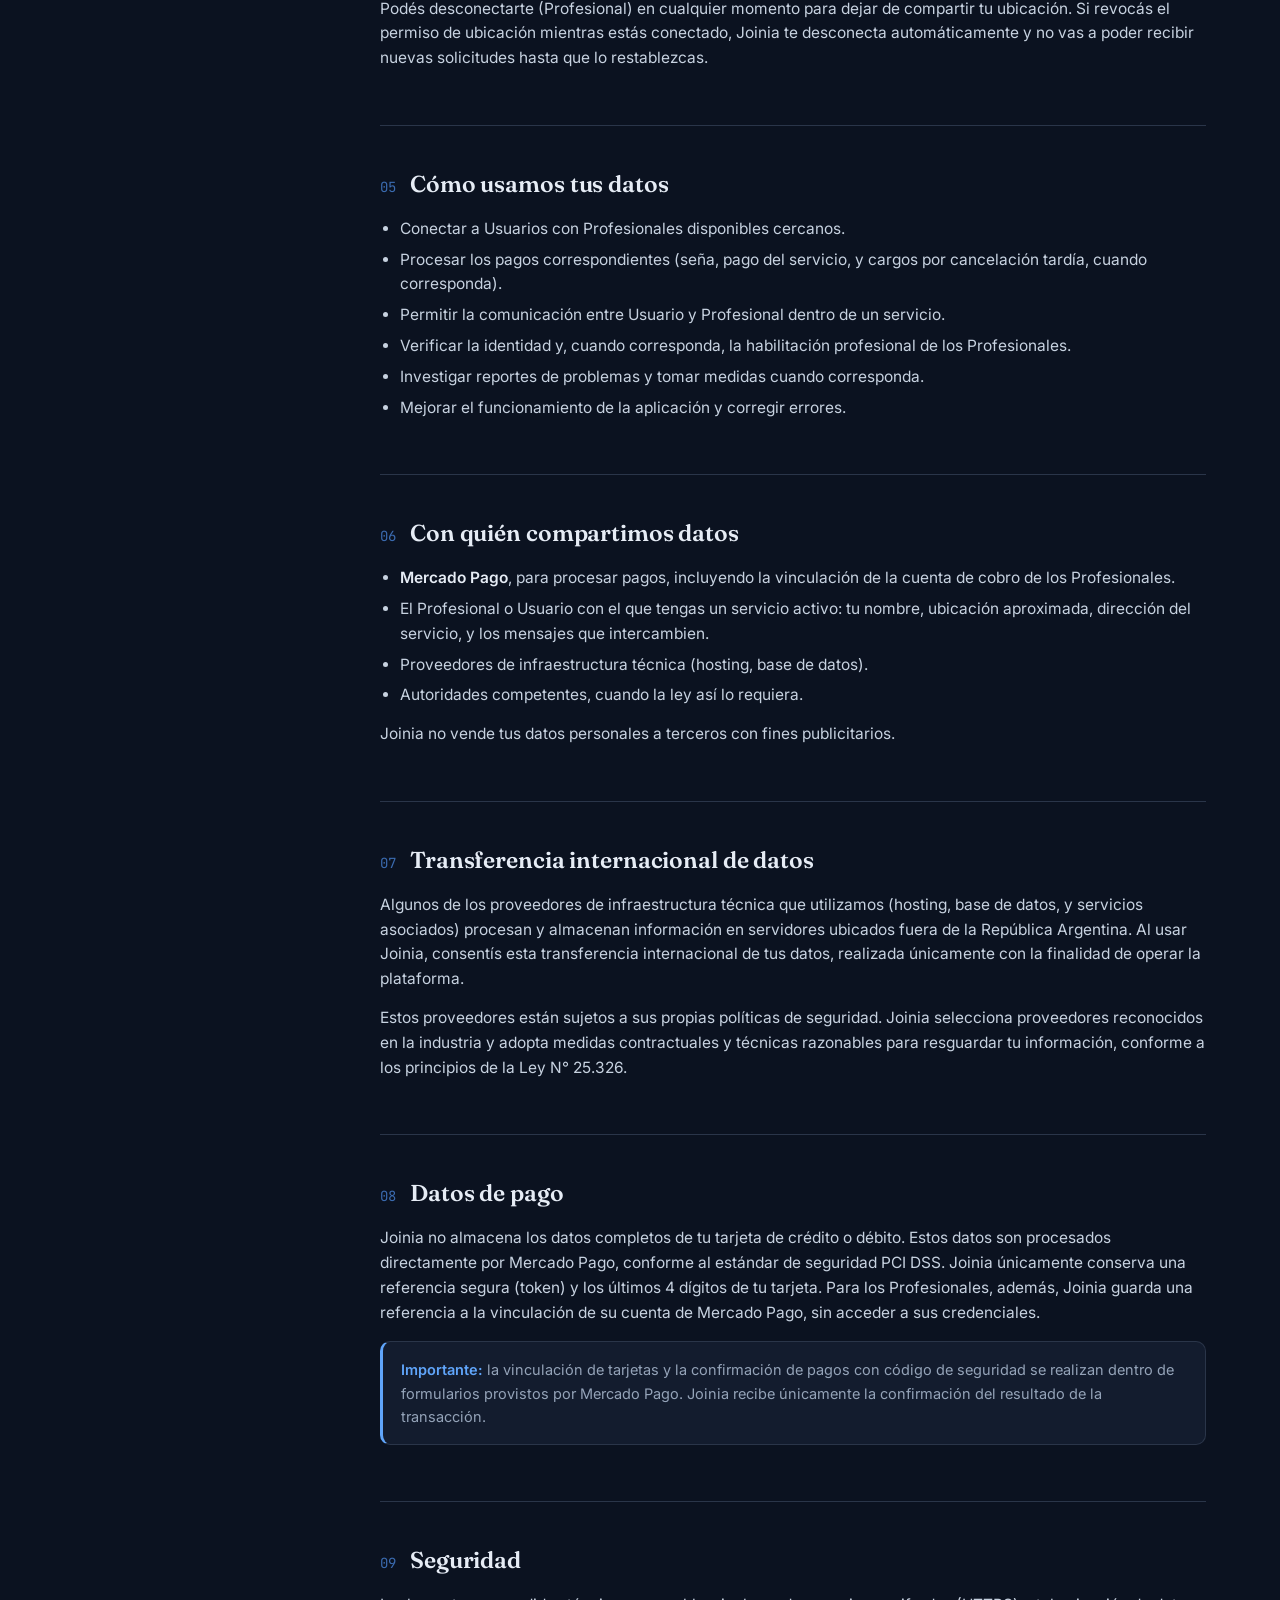
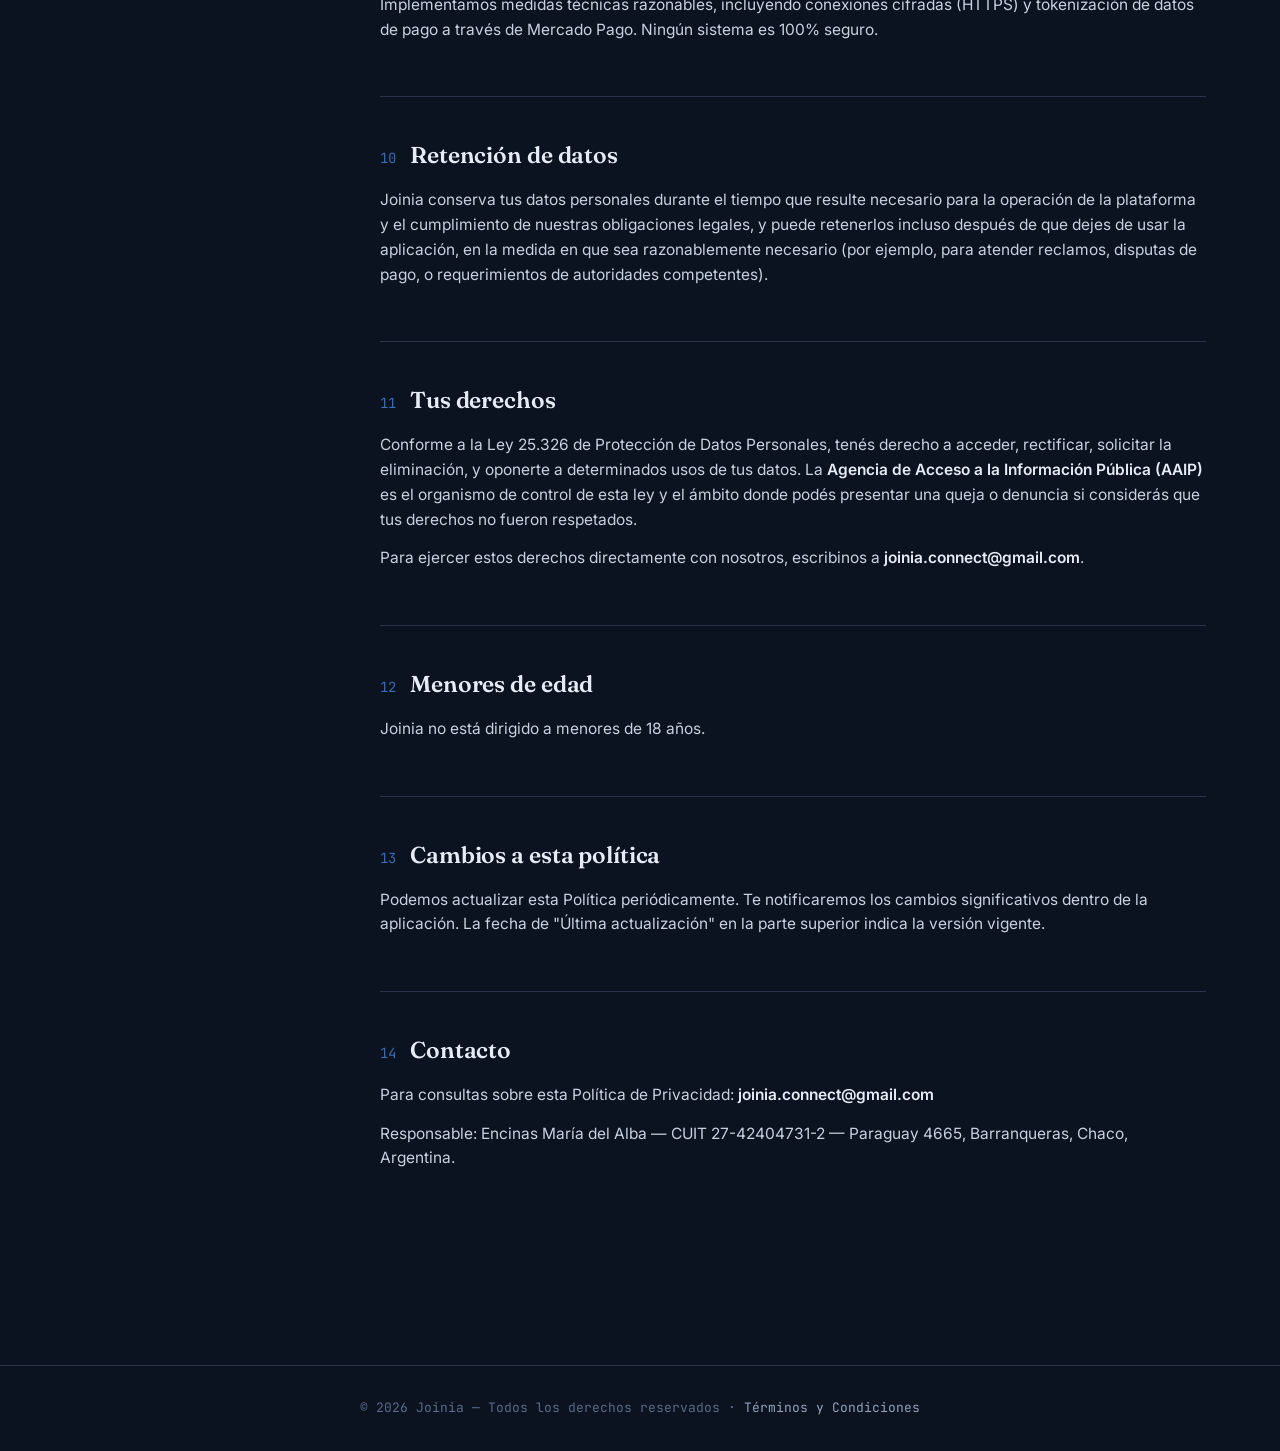
<file: privacidad.html>
<!DOCTYPE html>
<html lang="es">
<head>
<meta charset="UTF-8" />
<meta name="viewport" content="width=device-width, initial-scale=1.0" />
<title>Política de Privacidad — Joinia</title>
<meta name="description" content="Política de Privacidad de la aplicación Joinia." />
<link rel="preconnect" href="https://fonts.googleapis.com">
<link rel="preconnect" href="https://fonts.gstatic.com" crossorigin>
<link href="https://fonts.googleapis.com/css2?family=Fraunces:wght@500;600&family=Inter:wght@400;500;600&family=JetBrains+Mono:wght@400;500&display=swap" rel="stylesheet">
<link rel="stylesheet" href="styles.css" />
</head>
<body>
<header class="topbar">
  <div class="brand"><span class="mark">N</span> Joinia</div>
  <nav class="topnav">
    <a href="index.html">Términos</a>
    <a href="privacidad.html" class="current">Privacidad</a>
  </nav>
</header>
<div class="page">
  <div class="doc-header">
    <span class="eyebrow">Documento legal</span>
    <h1>Política de Privacidad</h1>
    <div class="doc-meta">
      <span>Última actualización: <strong>19/08/2026</strong></span>
      <span>Aplica a: <strong>la app móvil Joinia</strong> (iOS y Android)</span>
    </div>
  </div>
  <aside class="toc">
    <div class="toc-label">Contenido</div>
    <ol>
      <li><a href="#intro">01 · Introducción</a></li>
      <li><a href="#datos">02 · Datos que recopilamos</a></li>
      <li><a href="#sensibles">03 · Datos sensibles</a></li>
      <li><a href="#ubicacion">04 · Ubicación</a></li>
      <li><a href="#uso-datos">05 · Cómo usamos tus datos</a></li>
      <li><a href="#terceros">06 · Con quién compartimos datos</a></li>
      <li><a href="#internacional">07 · Transferencia internacional</a></li>
      <li><a href="#pagos">08 · Datos de pago</a></li>
      <li><a href="#seguridad">09 · Seguridad</a></li>
      <li><a href="#retencion">10 · Retención de datos</a></li>
      <li><a href="#derechos">11 · Tus derechos</a></li>
      <li><a href="#menores">12 · Menores de edad</a></li>
      <li><a href="#cambios">13 · Cambios a esta política</a></li>
      <li><a href="#contacto">14 · Contacto</a></li>
    </ol>
  </aside>
  <main class="doc-content">
    <section id="intro">
      <div class="section-head"><span class="section-num">01</span><h2>Introducción</h2></div>
      <p>Esta Política de Privacidad describe qué datos personales recopila <strong>Joinia</strong>, con qué finalidad, y qué derechos tenés sobre esa información al usar nuestra aplicación móvil.</p>
      <p>Joinia es operada por <strong>Encinas María del Alba</strong> (CUIT 27-42404731-2), con domicilio en Paraguay 4665, Barranqueras, Provincia del Chaco, Argentina, y opera en todo el territorio de la República Argentina. Al usar Joinia, aceptás las prácticas descriptas en este documento.</p>
    </section>
    <section id="datos">
      <div class="section-head"><span class="section-num">02</span><h2>Datos que recopilamos</h2></div>
      <p>Al registrarte como Usuario: nombre, apellido, email y contraseña; la dirección del lugar donde solicitás cada servicio; el contenido de reportes que hagas sobre un servicio; y las calificaciones y reseñas que dejás.</p>
      <p>Si te registrás como Profesional, además: tu documento de identidad (DNI, frente y dorso), tu Certificado de Buena Conducta (ambos siempre obligatorios), y, según corresponda, tu número de matrícula profesional y acreditación (obligatorio para profesiones reguladas) o un número de certificación de oficio (opcional para oficios).</p>
      <p>Para cualquier Usuario o Profesional: los mensajes que enviás por el chat dentro de la aplicación.</p>
      <p><strong>Datos automáticos:</strong> tu ubicación (GPS) en tiempo real mientras un Profesional está conectado, y puntualmente cuando un Usuario solicita un servicio; e información técnica básica del dispositivo, para diagnóstico de errores.</p>
    </section>
    <section id="sensibles">
      <div class="section-head"><span class="section-num">03</span><h2>Datos sensibles</h2></div>
      <p>El Certificado de Buena Conducta que cargás como Profesional constituye, conforme al artículo 2 de la Ley N° 25.326, un <strong>dato sensible</strong> (información relativa a antecedentes penales o contravencionales). Por ese motivo, recibe un tratamiento diferenciado:</p>
      <ul>
        <li>Solo se utiliza para verificar tu idoneidad para operar como Profesional en la plataforma, y no se usa para ningún otro fin.</li>
        <li>Solo puede acceder a este documento el personal de Joinia encargado de la aprobación de perfiles, y vos mismo desde tu propia cuenta.</li>
        <li>No se comparte con Usuarios, otros Profesionales, ni terceros, salvo requerimiento de autoridad competente.</li>
        <li>Se almacena mediante acceso temporal y restringido, no de forma públicamente accesible.</li>
      </ul>
    </section>
    <section id="ubicacion">
      <div class="section-head"><span class="section-num">04</span><h2>Ubicación</h2></div>
      <p>Si sos Profesional, tu ubicación se comparte de forma continua mientras estés conectado/disponible en la app — es necesaria para que podamos asignarte solicitudes cercanas. Si sos Usuario, tu ubicación GPS se usa puntualmente al solicitar un servicio para conectarte con el Profesional más cercano; la dirección que compartís con el Profesional es la que vos redactás en el formulario, no tu posición GPS exacta.</p>
      <p>Podés desconectarte (Profesional) en cualquier momento para dejar de compartir tu ubicación. Si revocás el permiso de ubicación mientras estás conectado, Joinia te desconecta automáticamente y no vas a poder recibir nuevas solicitudes hasta que lo restablezcas.</p>
    </section>
    <section id="uso-datos">
      <div class="section-head"><span class="section-num">05</span><h2>Cómo usamos tus datos</h2></div>
      <ul>
        <li>Conectar a Usuarios con Profesionales disponibles cercanos.</li>
        <li>Procesar los pagos correspondientes (seña, pago del servicio, y cargos por cancelación tardía, cuando corresponda).</li>
        <li>Permitir la comunicación entre Usuario y Profesional dentro de un servicio.</li>
        <li>Verificar la identidad y, cuando corresponda, la habilitación profesional de los Profesionales.</li>
        <li>Investigar reportes de problemas y tomar medidas cuando corresponda.</li>
        <li>Mejorar el funcionamiento de la aplicación y corregir errores.</li>
      </ul>
    </section>
    <section id="terceros">
      <div class="section-head"><span class="section-num">06</span><h2>Con quién compartimos datos</h2></div>
      <ul>
        <li><strong>Mercado Pago</strong>, para procesar pagos, incluyendo la vinculación de la cuenta de cobro de los Profesionales.</li>
        <li>El Profesional o Usuario con el que tengas un servicio activo: tu nombre, ubicación aproximada, dirección del servicio, y los mensajes que intercambien.</li>
        <li>Proveedores de infraestructura técnica (hosting, base de datos).</li>
        <li>Autoridades competentes, cuando la ley así lo requiera.</li>
      </ul>
      <p>Joinia no vende tus datos personales a terceros con fines publicitarios.</p>
    </section>
    <section id="internacional">
      <div class="section-head"><span class="section-num">07</span><h2>Transferencia internacional de datos</h2></div>
      <p>Algunos de los proveedores de infraestructura técnica que utilizamos (hosting, base de datos, y servicios asociados) procesan y almacenan información en servidores ubicados fuera de la República Argentina. Al usar Joinia, consentís esta transferencia internacional de tus datos, realizada únicamente con la finalidad de operar la plataforma.</p>
      <p>Estos proveedores están sujetos a sus propias políticas de seguridad. Joinia selecciona proveedores reconocidos en la industria y adopta medidas contractuales y técnicas razonables para resguardar tu información, conforme a los principios de la Ley N° 25.326.</p>
    </section>
    <section id="pagos">
      <div class="section-head"><span class="section-num">08</span><h2>Datos de pago</h2></div>
      <p>Joinia no almacena los datos completos de tu tarjeta de crédito o débito. Estos datos son procesados directamente por Mercado Pago, conforme al estándar de seguridad PCI DSS. Joinia únicamente conserva una referencia segura (token) y los últimos 4 dígitos de tu tarjeta. Para los Profesionales, además, Joinia guarda una referencia a la vinculación de su cuenta de Mercado Pago, sin acceder a sus credenciales.</p>
      <div class="callout"><strong>Importante:</strong> la vinculación de tarjetas y la confirmación de pagos con código de seguridad se realizan dentro de formularios provistos por Mercado Pago. Joinia recibe únicamente la confirmación del resultado de la transacción.</div>
    </section>
    <section id="seguridad">
      <div class="section-head"><span class="section-num">09</span><h2>Seguridad</h2></div>
      <p>Implementamos medidas técnicas razonables, incluyendo conexiones cifradas (HTTPS) y tokenización de datos de pago a través de Mercado Pago. Ningún sistema es 100% seguro.</p>
    </section>
    <section id="retencion">
      <div class="section-head"><span class="section-num">10</span><h2>Retención de datos</h2></div>
      <p>Joinia conserva tus datos personales durante el tiempo que resulte necesario para la operación de la plataforma y el cumplimiento de nuestras obligaciones legales, y puede retenerlos incluso después de que dejes de usar la aplicación, en la medida en que sea razonablemente necesario (por ejemplo, para atender reclamos, disputas de pago, o requerimientos de autoridades competentes).</p>
    </section>
    <section id="derechos">
      <div class="section-head"><span class="section-num">11</span><h2>Tus derechos</h2></div>
      <p>Conforme a la Ley 25.326 de Protección de Datos Personales, tenés derecho a acceder, rectificar, solicitar la eliminación, y oponerte a determinados usos de tus datos. La <strong>Agencia de Acceso a la Información Pública (AAIP)</strong> es el organismo de control de esta ley y el ámbito donde podés presentar una queja o denuncia si considerás que tus derechos no fueron respetados.</p>
      <p>Para ejercer estos derechos directamente con nosotros, escribinos a <strong>joinia.connect@gmail.com</strong>.</p>
    </section>
    <section id="menores">
      <div class="section-head"><span class="section-num">12</span><h2>Menores de edad</h2></div>
      <p>Joinia no está dirigido a menores de 18 años.</p>
    </section>
    <section id="cambios">
      <div class="section-head"><span class="section-num">13</span><h2>Cambios a esta política</h2></div>
      <p>Podemos actualizar esta Política periódicamente. Te notificaremos los cambios significativos dentro de la aplicación. La fecha de "Última actualización" en la parte superior indica la versión vigente.</p>
    </section>
    <section id="contacto">
      <div class="section-head"><span class="section-num">14</span><h2>Contacto</h2></div>
      <p>Para consultas sobre esta Política de Privacidad: <strong>joinia.connect@gmail.com</strong></p>
      <p>Responsable: Encinas María del Alba — CUIT 27-42404731-2 — Paraguay 4665, Barranqueras, Chaco, Argentina.</p>
    </section>
  </main>
</div>
<footer>
  © <span id="year"></span> Joinia — Todos los derechos reservados · <a href="index.html">Términos y Condiciones</a>
</footer>
<script>document.getElementById('year').textContent = new Date().getFullYear();</script>
<script src="script.js"></script>
</body>
</html>
</file>
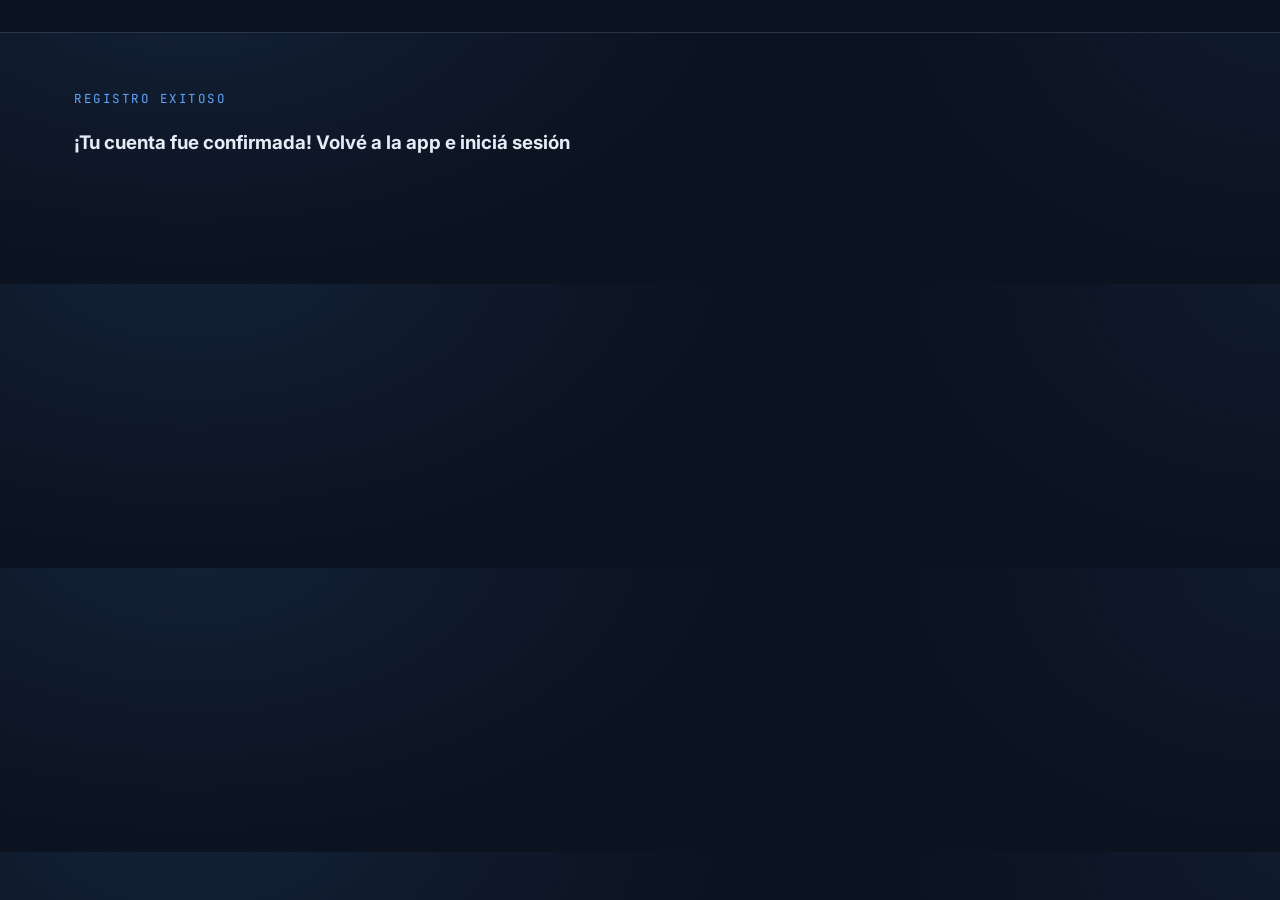
<file: register.html>
<!DOCTYPE html>
<html lang="es">
<head>
<meta charset="UTF-8" />
<meta name="viewport" content="width=device-width, initial-scale=1.0" />
<title>Te registraste correctamente en Joinia</title>
<meta name="description" content="Registro exitoso" />
<link rel="preconnect" href="https://fonts.googleapis.com">
<link rel="preconnect" href="https://fonts.gstatic.com" crossorigin>
<link href="https://fonts.googleapis.com/css2?family=Fraunces:wght@500;600&family=Inter:wght@400;500;600&family=JetBrains+Mono:wght@400;500&display=swap" rel="stylesheet">
<link rel="stylesheet" href="styles.css" />
</head>
<body>

<header class="topbar">
 
</header>

<div class="page">
  <div class="doc-header">
    <span class="eyebrow">Registro exitoso</span>
    <h3>¡Tu cuenta fue confirmada! Volvé a la app e iniciá sesión</h3> 
     
  </div>
 
  
</div>
  
<script src="script.js"></script>
</body>
</html>
</file>
<file: styles.css>
:root {
  --bg: #0b1220;
  --surface: #131c2e;
  --surface-2: #1f2937;
  --border: #2a3549;
  --accent: #60a5fa;
  --accent-dim: #3b6bb0;
  --text: #e6ecf5;
  --text-dim: #94a3b8;
  --text-faint: #5b6b85;
  --radius: 14px;
  --serif: "Fraunces", Georgia, "Times New Roman", serif;
  --sans: "Inter", -apple-system, BlinkMacSystemFont, "Segoe UI", sans-serif;
  --mono: "JetBrains Mono", ui-monospace, "SF Mono", Menlo, monospace;
}

* { box-sizing: border-box; }

html {
  scroll-behavior: smooth;
}

@media (prefers-reduced-motion: reduce) {
  html { scroll-behavior: auto; }
  * { animation: none !important; transition: none !important; }
}

body {
  margin: 0;
  background: var(--bg);
  background-image:
    radial-gradient(ellipse 900px 500px at 15% -10%, rgba(96,165,250,0.10), transparent 60%),
    radial-gradient(ellipse 700px 500px at 100% 0%, rgba(96,165,250,0.06), transparent 55%);
  color: var(--text);
  font-family: var(--sans);
  line-height: 1.6;
  -webkit-font-smoothing: antialiased;
}

a { color: var(--accent); text-decoration: none; }
a:hover { text-decoration: underline; }
a:focus-visible, button:focus-visible {
  outline: 2px solid var(--accent);
  outline-offset: 3px;
  border-radius: 4px;
}

/* Top bar */
.topbar {
  position: sticky;
  top: 0;
  z-index: 50;
  display: flex;
  align-items: center;
  justify-content: space-between;
  padding: 16px 24px;
  background: rgba(11, 18, 32, 0.85);
  backdrop-filter: blur(10px);
  border-bottom: 1px solid var(--border);
}

.brand {
  display: flex;
  align-items: center;
  gap: 10px;
  font-family: var(--serif);
  font-weight: 600;
  font-size: 19px;
  color: var(--text);
  letter-spacing: 0.01em;
}

.brand .mark {
  width: 28px;
  height: 28px;
  border-radius: 8px;
  background:  #000000 ;
  border: 0.9px solid #2e2f30;
  align-content: center;
  display: grid;
  place-items: center;
  font-family: var(--mono);
  font-weight: 700;
  font-size: 20px;
  color: #ecedef;
}

.topnav {
  display: flex;
  gap: 4px;
  font-family: var(--mono);
  font-size: 12.5px;
  text-transform: uppercase;
  letter-spacing: 0.06em;
}

.topnav a {
  color: var(--text-dim);
  padding: 8px 12px;
  border-radius: 8px;
}

.topnav a:hover { color: var(--text); text-decoration: none; background: var(--surface-2); }
.topnav a.current { color: var(--accent); background: rgba(96,165,250,0.1); }

/* Layout */
.page {
  max-width: 1180px;
  margin: 0 auto;
  padding: 56px 24px 100px;
  display: grid;
  grid-template-columns: 250px minmax(0, 1fr);
  gap: 56px;
  align-items: start;
}

@media (max-width: 860px) {
  .page { grid-template-columns: 1fr; padding: 32px 18px 80px; }
  .toc { display: none; }
}

/* Hero */
.doc-header {
  grid-column: 1 / -1;
  margin-bottom: 8px;
}

.eyebrow {
  font-family: var(--mono);
  font-size: 12.5px;
  color: var(--accent);
  text-transform: uppercase;
  letter-spacing: 0.12em;
  margin-bottom: 14px;
  display: block;
}

.doc-header h1 {
  font-family: var(--serif);
  font-weight: 600;
  font-size: clamp(32px, 5vw, 48px);
  margin: 0 0 14px;
  letter-spacing: -0.01em;
}

.doc-meta {
  color: var(--text-dim);
  font-size: 14.5px;
  display: flex;
  flex-wrap: wrap;
  gap: 6px 18px;
}

.doc-meta strong { color: var(--text); font-weight: 600; }

/* TOC */
.toc {
  position: sticky;
  top: 84px;
}

.toc-label {
  font-family: var(--mono);
  font-size: 11.5px;
  color: var(--text-faint);
  text-transform: uppercase;
  letter-spacing: 0.1em;
  margin-bottom: 14px;
}

.toc ol {
  list-style: none;
  margin: 0;
  padding: 0;
  border-left: 1px solid var(--border);
}

.toc li { margin: 0; }

.toc a {
  display: block;
  padding: 7px 0 7px 16px;
  margin-left: -1px;
  border-left: 1px solid transparent;
  color: var(--text-dim);
  font-size: 13.5px;
  line-height: 1.35;
}

.toc a:hover { color: var(--text); text-decoration: none; }

.toc a.active {
  color: var(--accent);
  border-left: 1px solid var(--accent);
  font-weight: 500;
}

/* Content */
.doc-content section {
  padding-bottom: 40px;
  margin-bottom: 40px;
  border-bottom: 1px solid var(--border);
  scroll-margin-top: 88px;
}

.doc-content section:last-child {
  border-bottom: none;
}

.section-head {
  display: flex;
  align-items: baseline;
  gap: 14px;
  margin-bottom: 14px;
}

.section-num {
  font-family: var(--mono);
  color: var(--accent-dim);
  font-size: 14px;
}

.doc-content h2 {
  font-family: var(--serif);
  font-weight: 600;
  font-size: 23px;
  margin: 0;
  letter-spacing: -0.005em;
}

.doc-content h3 {
  font-family: var(--sans);
  font-weight: 600;
  font-size: 16px;
  color: var(--text);
  margin: 22px 0 8px;
}

.doc-content p {
  color: #c7d2e0;
  font-size: 15.5px;
  margin: 0 0 14px;
}

.doc-content ul {
  margin: 0 0 14px;
  padding-left: 20px;
  color: #c7d2e0;
  font-size: 15.5px;
}

.doc-content li { margin-bottom: 6px; }

.doc-content strong { color: var(--text); font-weight: 600; }

.callout {
  background: var(--surface);
  border: 1px solid var(--border);
  border-left: 3px solid var(--accent);
  border-radius: 10px;
  padding: 16px 18px;
  font-size: 14.5px;
  color: var(--text-dim);
  margin: 16px 0;
}

.callout strong { color: var(--accent); }

.fill {
  background: rgba(96,165,250,0.12);
  border: 1px dashed var(--accent-dim);
  border-radius: 5px;
  padding: 1px 7px;
  color: var(--accent);
  font-family: var(--mono);
  font-size: 0.92em;
}

/* Footer */
footer {
  border-top: 1px solid var(--border);
  padding: 32px 24px;
  text-align: center;
  color: var(--text-faint);
  font-size: 13px;
  font-family: var(--mono);
}

footer a { color: var(--text-dim); }
</file>
